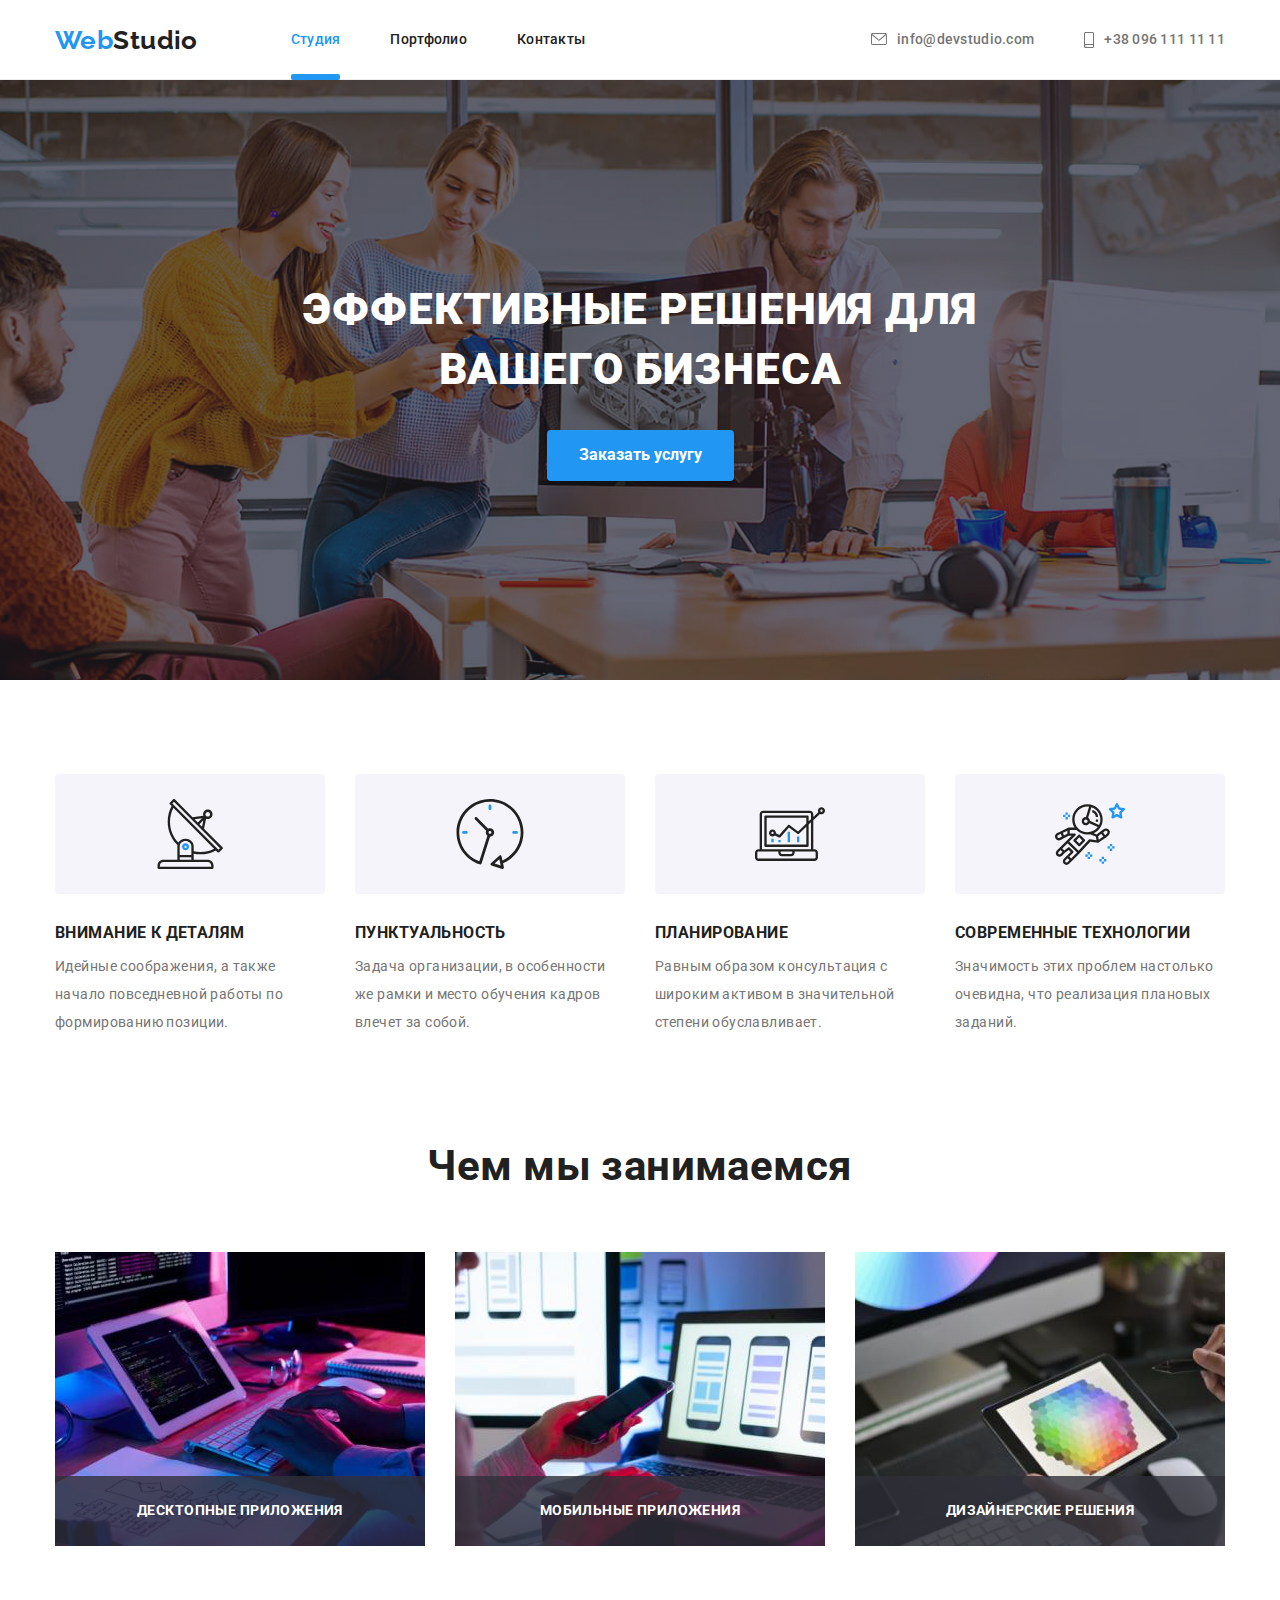
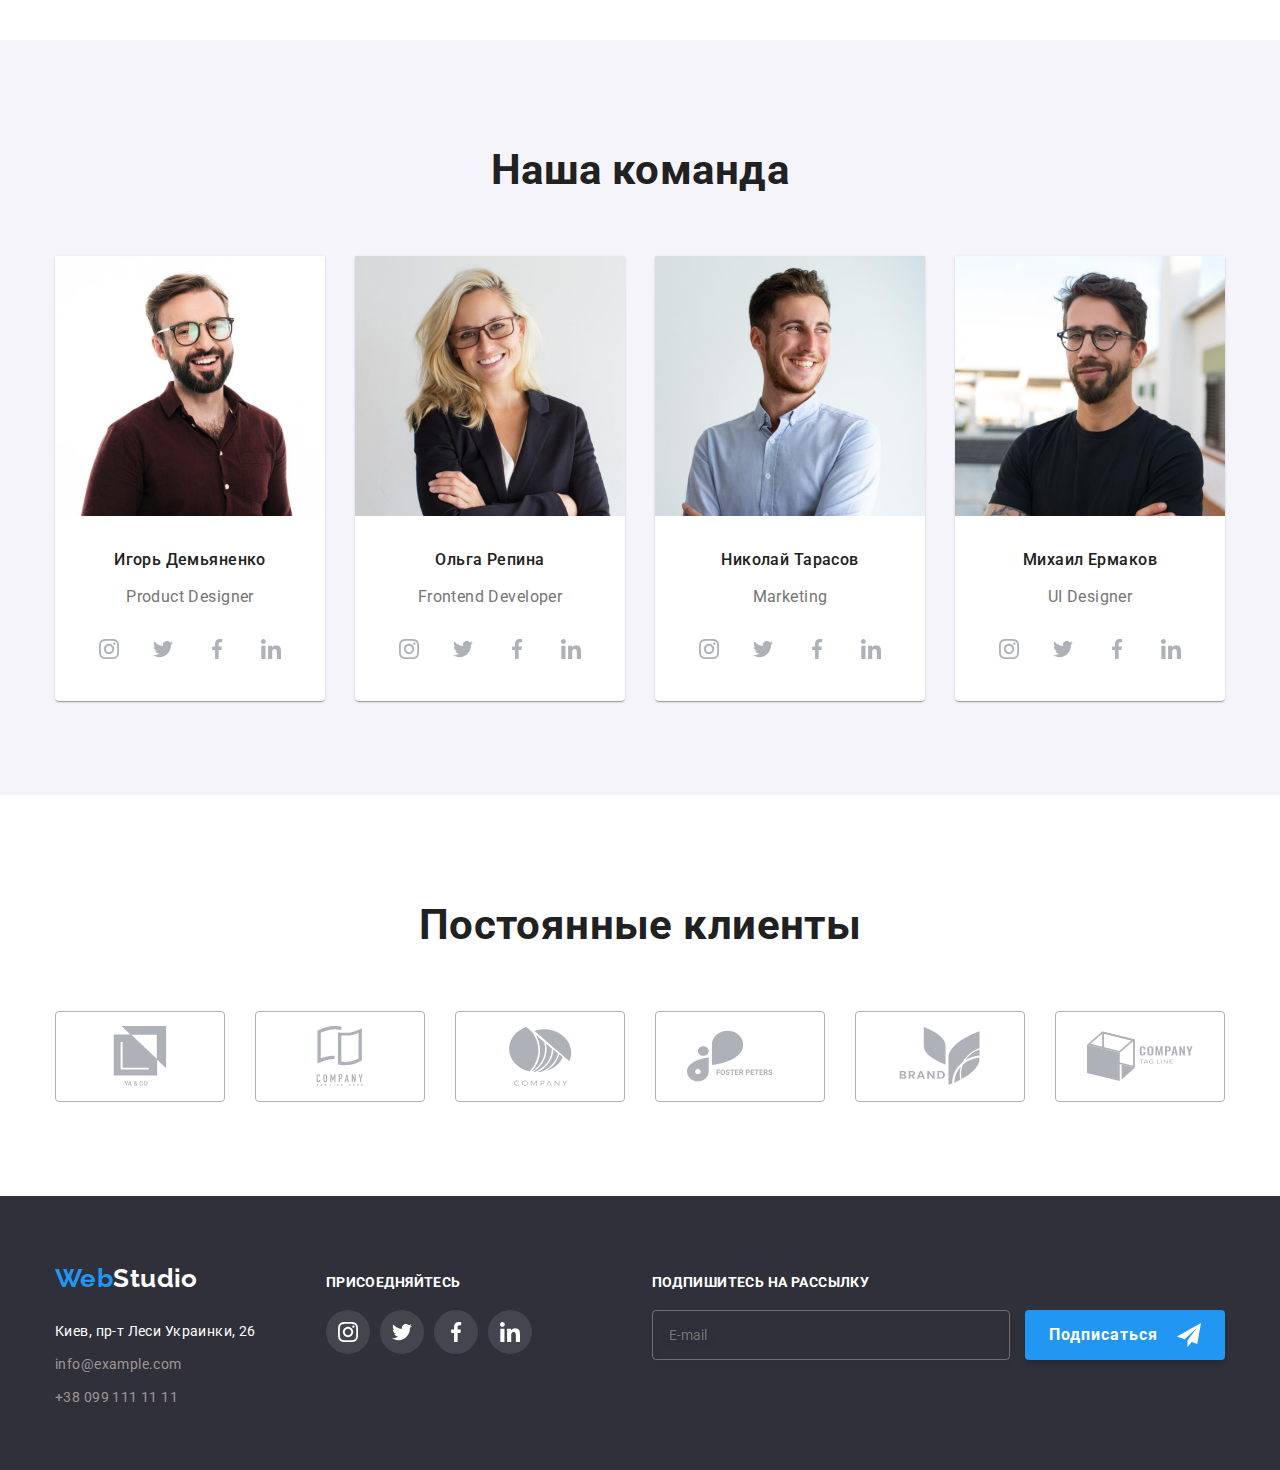
<file: index.html>
<!DOCTYPE html>
<html lang="ru">

<head>
  <meta charset="UTF-8" />
  <meta http-equiv="X-UA-Compatible" content="IE=edge" />
  <meta name="viewport" content="width=device-width, initial-scale=1.0" />
  <title>Document</title>
  <link rel="preconnect" href="https://fonts.googleapis.com" />
  <link rel="preconnect" href="https://fonts.gstatic.com" crossorigin />
  <link href="https://fonts.googleapis.com/css2?family=Raleway:wght@700&family=Roboto:wght@400;500;700&display=swap"
    rel="stylesheet" />
  <link rel="stylesheet" href="./css/modern-normalize.css" />
  <link rel="stylesheet" href="./css/styles.css" />
</head>

<body>
  <!--хедер-->

  <header class="header">
    <div class="container-header container">
      <nav class="header-nav">
        <a href="./index.html" class="logo link">Web<span class="accent">Studio</span></a>
        <ul class="site-nav list">
          <li class="item">
            <a href="./index.html" class="link current">Студия</a>
          </li>
          <li class="item">
            <a href="./portfolio.html" class="link">Портфолио</a>
          </li>
          <li class="item"><a href="" class="link">Контакты</a></li>
        </ul>
      </nav>
      <ul class="contact list">
        <li class="item">
          <a href="mailto:info@example.com" class="link"><svg class="envelope">
              <use href="./images/icons.svg/symbol-defs.svg#icon-envelope-1"></use>
            </svg>info@devstudio.com</a>
        </li>
        <li class="item">
          <a href="tel:+380961111111" class="link"><svg class="smartphone">
              <use href="./images/icons.svg/symbol-defs.svg#icon-smartphone"></use>
            </svg>+38 096 111 11 11</a>
        </li>
      </ul>
    </div>
  </header>
  <main>
    <!-- Герой -->

    <section class="hero-text overlay">
      <div class="container">
        <h1 class="text">
          Эффективные решения для <br />
          вашего бизнеса
        </h1>
        <button data-modal-open type="button" class="button">
          Заказать услугу
        </button>
      </div>
    </section>
    <!-- особеннности -->
    <section class="section">
      <div class="container">
        <h2 class="hidden">особенности</h2>
        <ul class="card-set-list list">
          <li class="features-item">
            <div class="features-svg-bg">
              <svg class="feachers-svg">
                <use href="./images/icons.svg/symbol-defs.svg#icon-antenna"></use>
              </svg>
            </div>
            <h3 class="title">Внимание к деталям</h3>
            <p class="text">
              Идейные соображения, а также начало повседневной работы по
              формированию позиции.
            </p>
          </li>
          <li class="features-item">
            <div class="features-svg-bg">
              <svg class="feachers-svg">
                <use href="./images/icons.svg/symbol-defs.svg#icon-clock"></use>
              </svg>
            </div>
            <h3 class="title">Пунктуальность</h3>
            <p class="text">
              Задача организации, в особенности же рамки и место обучения
              кадров влечет за собой.
            </p>
          </li>
          <li class="features-item">
            <div class="features-svg-bg">
              <svg class="feachers-svg">
                <use href="./images/icons.svg/symbol-defs.svg#icon-diagram"></use>
              </svg>
            </div>
            <h3 class="title">Планирование</h3>
            <p class="text">
              Равным образом консультация с широким активом в значительной
              степени обуславливает.
            </p>
          </li>
          <li class="features-item">
            <div class="features-svg-bg">
              <svg class="feachers-svg">
                <use href="./images/icons.svg/symbol-defs.svg#icon-astronaut"></use>
              </svg>
            </div>
            <h3 class="title">Современные технологии</h3>
            <p class="text">
              Значимость этих проблем настолько очевидна, что реализация
              плановых заданий.
            </p>
          </li>
        </ul>
      </div>
    </section>

    <!--Чем мы занимаемся -->

    <section class="section work">
      <div class="container">
        <h2 class="subject">Чем мы занимаемся</h2>
        <ul class="card-set-list list">
          <li class="work-item">
            <img src="./images/stydea/we_works1.jpg" alt="пишет код" width="370" />
            <p class="work-text text">Десктопные приложения</p>
          </li>
          <li class="work-item">
            <img src="./images/stydea/we_works2.jpg" alt="создает мобильную версию сайта" width="370" />
            <p class="work-text text">Мобильные приложения</p>
          </li>
          <li class="work-item">
            <img src="./images/stydea/we_works3.jpg" alt="цветовая палитра" width="370" />
            <p class="work-text text">Дизайнерские решения</p>
          </li>
        </ul>
      </div>
    </section>

    <!--Наша команда-->

    <section class="box section">
      <div class="container">
        <h2 class="box-caption">Наша команда</h2>
        <ul class="card-set-list list">
          <li class="box-item">
            <img class="img" src="./images/stydea/egor.jpg" alt="Игорь Демьяненко" width="270" />
            <h3 class="master">Игорь Демьяненко</h3>
            <p lang="en" class="desc">Product Designer</p>
            <ul class="box-join list">
              <li class="box-join-list">
                <a href="" target="blank" rel="noopener noreferrer" class="link"><svg class="box-svg">
                    <use href="./images/icons.svg/symbol-defs.svg#icon-instagram"></use>
                  </svg></a>
              </li>
              <li class="box-join-list">
                <a href="" target="blank" rel="noopener noreferrer" class="link"><svg class="box-svg">
                    <use href="./images/icons.svg/symbol-defs.svg#icon-twitter"></use>
                  </svg></a>
              </li>
              <li class="box-join-list">
                <a href="" target="blank" rel="noopener noreferrer" class="link"><svg class="box-svg">
                    <use href="./images/icons.svg/symbol-defs.svg#icon-facebook"></use>
                  </svg></a>
              </li>
              <li class="box-join-list">
                <a href="" target="blank" rel="noopener noreferrer" class="link"><svg class="box-svg">
                    <use href="./images/icons.svg/symbol-defs.svg#icon-linkedin"></use>
                  </svg></a>
              </li>
            </ul>
          </li>
          <li class="box-item">
            <img class="img" src="./images/stydea/olga.jpg" alt="Ольга Репина" width="270" />
            <h3 class="master">Ольга Репина</h3>
            <p lang="en" class="desc">Frontend Developer</p>
            <ul class="box-join list">
              <li class="box-join-list">
                <a href="" target="blank" rel="noopener noreferrer" class="link"><svg class="box-svg">
                    <use href="./images/icons.svg/symbol-defs.svg#icon-instagram"></use>
                  </svg></a>
              </li>
              <li class="box-join-list">
                <a href="" target="blank" rel="noopener noreferrer" class="link"><svg class="box-svg">
                    <use href="./images/icons.svg/symbol-defs.svg#icon-twitter"></use>
                  </svg></a>
              </li>
              <li class="box-join-list">
                <a href="" target="blank" rel="noopener noreferrer" class="link"><svg class="box-svg">
                    <use href="./images/icons.svg/symbol-defs.svg#icon-facebook"></use>
                  </svg></a>
              </li>
              <li class="box-join-list">
                <a href="" target="blank" rel="noopener noreferrer" class="link"><svg class="box-svg">
                    <use href="./images/icons.svg/symbol-defs.svg#icon-linkedin"></use>
                  </svg></a>
              </li>
            </ul>
          </li>
          <li class="box-item">
            <img class="img" src="./images/stydea/nikolay.jpg" alt="Николай Тарасов" width="270" />
            <h3 class="master">Николай Тарасов</h3>
            <p lang="en" class="desc">Marketing</p>
            <ul class="box-join list">
              <li class="box-join-list">
                <a href="" target="blank" rel="noopener noreferrer" class="link"><svg class="box-svg">
                    <use href="./images/icons.svg/symbol-defs.svg#icon-instagram"></use>
                  </svg></a>
              </li>
              <li class="box-join-list">
                <a href="" target="blank" rel="noopener noreferrer" class="link"><svg class="box-svg">
                    <use href="./images/icons.svg/symbol-defs.svg#icon-twitter"></use>
                  </svg></a>
              </li>
              <li class="box-join-list">
                <a href="" target="blank" rel="noopener noreferrer" class="link"><svg class="box-svg">
                    <use href="./images/icons.svg/symbol-defs.svg#icon-facebook"></use>
                  </svg></a>
              </li>
              <li class="box-join-list">
                <a href="" target="blank" rel="noopener noreferrer" class="link"><svg class="box-svg">
                    <use href="./images/icons.svg/symbol-defs.svg#icon-linkedin"></use>
                  </svg></a>
              </li>
            </ul>
          </li>
          <li class="box-item">
            <img class="img" src="./images/stydea/mehael.jpg" alt="Михаил Ермаков" width="270" />
            <h3 class="master">Михаил Ермаков</h3>
            <p lang="en" class="desc">UI Designer</p>
            <ul class="box-join list">
              <li class="box-join-list">
                <a href="" target="blank" rel="noopener noreferrer" class="link"><svg class="box-svg">
                    <use href="./images/icons.svg/symbol-defs.svg#icon-instagram"></use>
                  </svg></a>
              </li>
              <li class="box-join-list">
                <a href="" target="blank" rel="noopener noreferrer" class="link"><svg class="box-svg">
                    <use href="./images/icons.svg/symbol-defs.svg#icon-twitter"></use>
                  </svg></a>
              </li>
              <li class="box-join-list">
                <a href="" target="blank" rel="noopener noreferrer" class="link"><svg class="box-svg">
                    <use href="./images/icons.svg/symbol-defs.svg#icon-facebook"></use>
                  </svg></a>
              </li>
              <li class="box-join-list">
                <a href="" target="blank" rel="noopener noreferrer" class="link"><svg class="box-svg">
                    <use href="./images/icons.svg/symbol-defs.svg#icon-linkedin"></use>
                  </svg></a>
              </li>
            </ul>
          </li>
        </ul>
      </div>
    </section>

    <!--постоянные клиенты-->

    <section class="container section">
      <h2 class="box-caption">Постоянные клиенты</h2>
      <ul class="list clients">
        <li class="item">
          <a href="" target="blank" rel="noopener noreferrer" class="link clients-svg-bg">
            <svg class="clients-list">
              <use href="./images/icons.svg/symbol-defs.svg#icon-group-1"></use>
            </svg></a>
        </li>
        <li class="item">
          <a href="" target="blank" rel="noopener noreferrer" class="link clients-svg-bg">
            <svg class="clients-list">
              <use href="./images/icons.svg/symbol-defs.svg#icon-group-2"></use>
            </svg></a>
        </li>
        <li class="item">
          <a href="" target="blank" rel="noopener noreferrer" class="link clients-svg-bg">
            <svg class="clients-list">
              <use href="./images/icons.svg/symbol-defs.svg#icon-group-3"></use>
            </svg></a>
        </li>
        <li class="item">
          <a href="" target="blank" rel="noopener noreferrer" class="link clients-svg-bg">
            <svg class="clients-list">
              <use href="./images/icons.svg/symbol-defs.svg#icon-group-4"></use>
            </svg></a>
        </li>
        <li class="item">
          <a href="" target="blank" rel="noopener noreferrer" class="link clients-svg-bg">
            <svg class="clients-list">
              <use href="./images/icons.svg/symbol-defs.svg#icon-group-5"></use>
            </svg></a>
        </li>
        <li class="item">
          <a href="" target="blank" rel="noopener noreferrer" class="link clients-svg-bg">
            <svg class="clients-list">
              <use href="./images/icons.svg/symbol-defs.svg#icon-group-6"></use>
            </svg></a>
        </li>
      </ul>
    </section>
  </main>

  <!--футер-->

  <footer class="footer">
    <div class="container">
      <div class="footer-box">
        <a href="./index.html" class="footer-logo">Web<span class="accent">Studio</span></a>
        <address class="address">
          <ul class="footer-contact list">
            <li class="item">
              <a href="" class="link-accent">Киев, пр-т Леси Украинки, 26</a>
            </li>
            <li class="item">
              <a href="mailto:info@example.com" class="link">info@example.com</a>
            </li>
            <li class="item">
              <a href="tel:+380991111111" class="link">+38 099 111 11 11</a>
            </li>
          </ul>
        </address>
      </div>
      <div class="footer-box">
        <h2 class="footer-text">присоедняйтесь</h2>
        <ul class="footer-join list">
          <li class="footer-join-list">
            <a href="" target="blank" class="footer-svg-bg link"><svg class="footer-svg">
                <use href="./images/icons.svg/symbol-defs.svg#icon-instagram" width="20" height="20"
                  class="footer-join-svg"></use>
              </svg></a>
          </li>
          <li class="footer-join-list">
            <a href="" target="blank" class="footer-svg-bg link"><svg class="footer-svg">
                <use href="./images/icons.svg/symbol-defs.svg#icon-twitter" width="20" height="20"
                  class="footer-join-svg"></use>
              </svg></a>
          </li>
          <li class="footer-join-list">
            <a href="" target="blank" class="footer-svg-bg link"><svg class="footer-svg">
                <use href="./images/icons.svg/symbol-defs.svg#icon-facebook" width="20" height="20"
                  class="footer-join-svg"></use>
              </svg></a>
          </li>
          <li class="footer-join-list">
            <a href="" target="blank" class="footer-svg-bg link"><svg class="footer-svg">
                <use href="./images/icons.svg/symbol-defs.svg#icon-linkedin" width="20" height="20"
                  class="footer-join-svg"></use>
              </svg></a>
          </li>
        </ul>
      </div>
      <div class="footer-box">
        <h2 class="footer-text">Подпишитесь на рассылку</h2>
        <form action="#">
          <input type="text" class="footer-input" name="footer-input" placeholder="E-mail">
          <button type="submit" class="footer-button">Подписаться <svg class="footer-icon-send">
              <use href="./images/icons.svg/symbol-defs.svg#icon-send"></use>
            </svg></button>
        </form>
      </div>
    </div>
  </footer>

  <div data-modal class="backdrop is-hidden">
    <div class="modal">
      <button data-modal-close type="button" class="backdrop-close">
        <svg class="backdrop-svg">
          <use href="./images/icons.svg/symbol-defs.svg#icon-close" width="30" height="30">
          </use>
        </svg>
      </button>
      <p class="modal-tetle-text">Оставьте свои данные, мы вам перезвоним</p>
      <form action="#">
        <div class="modal-div">
          <label for="user-nane" class="modal-label-text">Имя</label>
          <input type="text" class="modal-input" name="user-nane" id="user-nane" required />
          <svg class="modal-svg-name modal-svg">
            <use href="./images/icons.svg/symbol-defs.svg#icon-name"></use>
          </svg>
        </div>

        <div class="modal-div">
          <label for="user-tel" class="modal-label-text">Телефон</label>
          <input type="tel" class="modal-input" name="user-tel" id="user-tel" required minlength="10" maxlength="13" />
          <svg class="modal-svg-tel modal-svg">
            <use href="./images/icons.svg/symbol-defs.svg#icon-tel"></use>
          </svg>
        </div>

        <div class="modal-div">
          <label for="user-email" class="modal-label-text">Почта</label>
          <input type="email" class="modal-input" name="user-email" id="user-email" required />
          <svg class="modal-svg-mail modal-svg">
            <use href="./images/icons.svg/symbol-defs.svg#icon-mail"></use>
          </svg>
        </div>

        <label for="user-coments" class="modal-label-text">Комментарий</label>
        <textarea name="user-coments" id="user-coments" class="textarea" placeholder="Введите текст"></textarea>

        <label class="modal-label-checkbox">
          <input type="checkbox" name="checkbox" class="checkbox" required />
          <span class="checkbox-icon"></span>
          Соглашаюсь с рассылкой и принимаю
          <a href="" class="checkbox-accent">Условия договора</a>
        </label>

        <button type="submit" class="button-submit">Отправить</button>
      </form>
    </div>
  </div>

  <script src="./js/modal.js"></script>
</body>

</html>
</file>
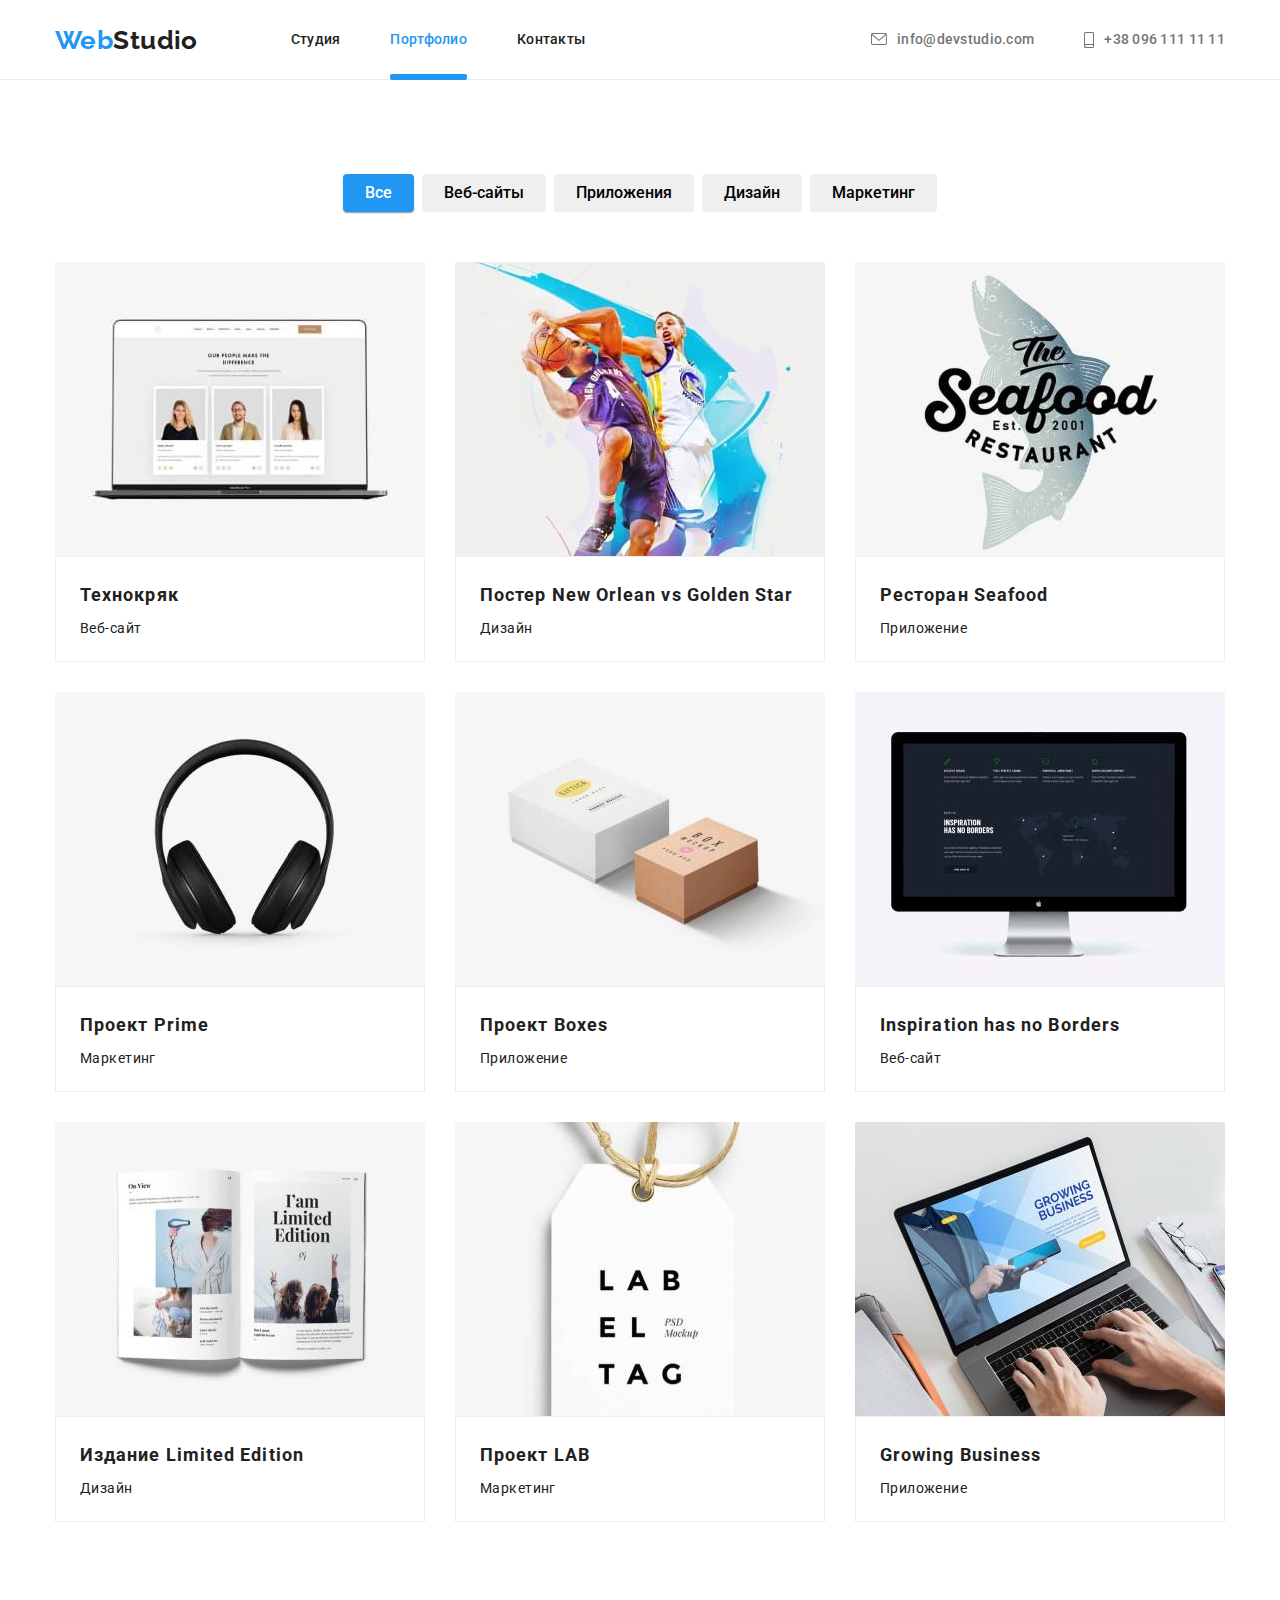
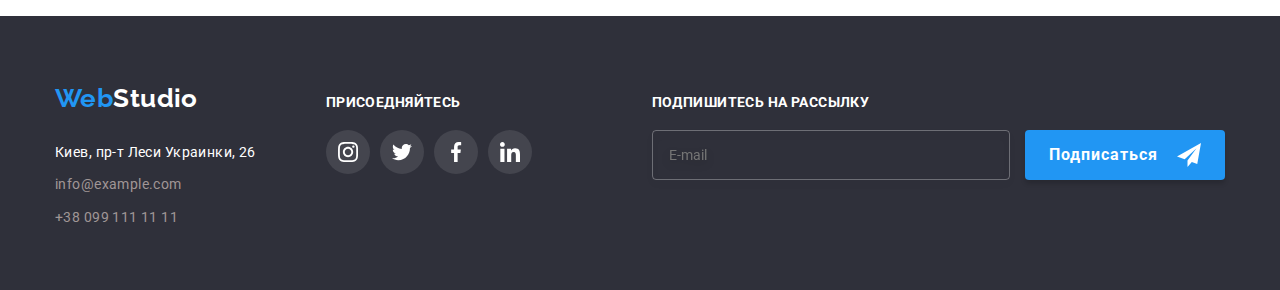
<file: portfolio.html>
<!DOCTYPE html>
<html lang="ru">

<head>
    <meta charset="UTF-8">
    <meta http-equiv="X-UA-Compatible" content="IE=edge">
    <meta name="viewport" content="width=device-width, initial-scale=1.0">
    <title>Document</title>
    <link rel="preconnect" href="https://fonts.googleapis.com">
    <link rel="preconnect" href="https://fonts.gstatic.com" crossorigin>
    <link href="https://fonts.googleapis.com/css2?family=Raleway:wght@700&family=Roboto:wght@400;500;700&display=swap"
        rel="stylesheet">
    <link rel="stylesheet" href="./css/modern-normalize.css">
    <link rel="stylesheet" href="./css/styles.css">
</head>

<body>
    <!--хедер-->
    <header class="header">
        <div class="container-header container">
            <nav class="header-nav">
                <a href="./index.html" class="logo link">Web<span class="accent">Studio</span></a>
                <ul class="site-nav list">
                    <li class="item"><a href="./index.html" class="link ">Студия</a></li>
                    <li class="item"><a href="./portfolio.html" class="link current">Портфолио</a></li>
                    <li class="item"><a href="" class="link">Контакты</a></li>
                </ul>
            </nav>
            <ul class="contact list">
                <li class="item"><a href="mailto:info@example.com" class="link"><svg class="envelope">
                            <use href="./images/icons.svg/symbol-defs.svg#icon-envelope-1">
                            </use>
                        </svg>info@devstudio.com</a></li>
                <li class="item"><a href="tel:+380961111111" class="link"><svg class="smartphone">
                            <use href="./images/icons.svg/symbol-defs.svg#icon-smartphone">
                            </use>
                        </svg>+38 096 111 11 11</a></li>
            </ul>
        </div>
    </header>
    <main>
        <h1 class="hidden">портфолио</h1>

        <section class="section ">
            <div class="container">
                <ul class="control list">
                    <li class="items">
                        <button type="button" class="button current">Все</button>
                    </li>
                    <li class="items">
                        <button type="button" class="button">Веб-сайты</button>
                    </li>
                    <li class="items">
                        <button type="button" class="button">Приложения</button>
                    </li>
                    <li class="items">
                        <button type="button" class="button">Дизайн</button>
                    </li>
                    <li class="items">
                        <button type="button" class="button">Маркетинг</button>
                    </li>
                </ul>


                <h2 class="hidden">проекты</h2>
                <ul class="card-set-list list">
                    <li class="project-item">
                        <a class="link" href="">
                            <div class="project-div">
                                <img src="./images/portfolio/img1.jpg" alt="пример веб-сайт" width="370" height="294">
                                <p class="project-hover-text">Технокряк это современная площадка распространения
                                    коронавируса. Компании используют эту платформу для цифрового шпионажа и атак на
                                    защищённые сервера конкурентов.</p>
                            </div>
                            <div class="project-text-bottom">
                                <h3 class="project-title">Технокряк</h3>
                                <p class="desk">Веб-сайт</p>
                            </div>
                        </a>
                    </li>
                    <li class="project-item">
                        <a class="link" href="">
                            <div class="project-div">
                                <img src="./images/portfolio/img2.jpg" alt="пример дизайн" width="370" height="294">
                                <p class="project-hover-text">Технокряк это современная площадка распространения
                                    коронавируса. Компании используют эту платформу для цифрового шпионажа и атак на
                                    защищённые сервера конкурентов.</p>
                            </div>
                            <div class="project-text-bottom">
                                <h3 class="project-title">Постер New Orlean vs Golden Star</h3>
                                <p class="desk">Дизайн</p>
                            </div>
                        </a>
                    </li>
                    <li class="project-item">
                        <a class="link" href="">
                            <div class="project-div">
                                <img src="./images/portfolio/img3.jpg" alt="пример Приложение" width="370" height="294">
                                <p class="project-hover-text">Технокряк это современная площадка распространения
                                    коронавируса. Компании используют эту платформу для цифрового шпионажа и атак на
                                    защищённые сервера конкурентов.</p>
                            </div>
                            <div class="project-text-bottom">
                                <h3 class="project-title">Ресторан Seafood</h3>
                                <p class="desk">Приложение</p>
                            </div>
                        </a>
                    </li>
                    <li class="project-item">
                        <a class="link" href="">
                            <div class="project-div">
                                <img src="./images/portfolio/img4.jpg" alt="пример Маркетинг" width="370" height="294">
                                <p class="project-hover-text">Технокряк это современная площадка распространения
                                    коронавируса. Компании используют эту платформу для цифрового шпионажа и атак на
                                    защищённые сервера конкурентов.</p>
                            </div>
                            <div class="project-text-bottom">
                                <h3 class="project-title">Проект Prime</h3>
                                <p class="desk">Маркетинг</p>
                            </div>
                        </a>
                    </li>
                    <li class="project-item">
                        <a class="link" href="">
                            <div class="project-div">
                                <img src="./images/portfolio/img5.jpg" alt="пример Приложение" width="370" height="294">
                                <p class="project-hover-text">Технокряк это современная площадка распространения
                                    коронавируса. Компании используют эту платформу для цифрового шпионажа и атак на
                                    защищённые сервера конкурентов.</p>
                            </div>
                            <div class="project-text-bottom">
                                <h3 class="project-title">Проект Boxes </h3>
                                <p class="desk">Приложение</p>
                            </div>
                        </a>
                    </li>
                    <li class="project-item">
                        <a class="link" href="">
                            <div class="project-div">
                                <img src="./images/portfolio/img6.jpg" alt="пример Веб-сайт" width="370" height="294">
                                <p class="project-hover-text">Технокряк это современная площадка распространения
                                    коронавируса. Компании используют эту платформу для цифрового шпионажа и атак на
                                    защищённые сервера конкурентов.</p>
                            </div>
                            <div class="project-text-bottom">
                                <h3 class="project-title">Inspiration has no Borders</h3>
                                <p class="desk">Веб-сайт</p>
                            </div>
                        </a>
                    </li>
                    <li class="project-item">
                        <a class="link" href="">
                            <div class="project-div">
                                <img src="./images/portfolio/img7.jpg" alt="пример Дизайн" width="370" height="294">
                                <p class="project-hover-text">Технокряк это современная площадка распространения
                                    коронавируса. Компании используют эту платформу для цифрового шпионажа и атак на
                                    защищённые сервера конкурентов.</p>
                            </div>
                            <div class="project-text-bottom">
                                <h3 class="project-title">Издание Limited Edition</h3>
                                <p class="desk">Дизайн</p>
                            </div>
                        </a>
                    </li>
                    <li class="project-item">
                        <a class="link" href="">
                            <div class="project-div">
                                <img src="./images/portfolio/img8.jpg" alt="пример Маркетинг" width="370" height="294">
                                <p class="project-hover-text">Технокряк это современная площадка распространения
                                    коронавируса. Компании используют эту платформу для цифрового шпионажа и атак на
                                    защищённые сервера конкурентов.</p>
                            </div>
                            <div class="project-text-bottom">
                                <h3 class="project-title">Проект LAB</h3>
                                <p class="desk">Маркетинг</p>
                            </div>
                        </a>
                    </li>
                    <li class="project-item">
                        <a class="link" href="">
                            <div class="project-div">
                                <img src="./images/portfolio/img9.jpg" alt="пример Приложение" width="370" height="294">
                                <p class="project-hover-text">Технокряк это современная площадка распространения
                                    коронавируса. Компании используют эту платформу для цифрового шпионажа и атак на
                                    защищённые сервера конкурентов.</p>
                            </div>
                            <div class="project-text-bottom">
                                <h3 class="project-title">Growing Business</h3>
                                <p class="desk">Приложение</p>
                            </div>
                        </a>
                    </li>
                </ul>
            </div>
        </section>
    </main>


    <!--футер-->
    <footer class="footer">
        <div class="container">
            <div class="footer-box">
                <a href="./index.html" class="footer-logo">Web<span class="accent">Studio</span></a>
                <address class="address">
                    <ul class="footer-contact list">
                        <li class="item">
                            <a href="" class="link-accent">Киев, пр-т Леси Украинки, 26</a>
                        </li>
                        <li class="item">
                            <a href="mailto:info@example.com" class="link">info@example.com</a>
                        </li>
                        <li class="item">
                            <a href="tel:+380991111111" class="link">+38 099 111 11 11</a>
                        </li>
                    </ul>
                </address>
            </div>
            <div class="footer-box">
                <h2 class="footer-text">присоедняйтесь</h2>
                <ul class="footer-join list">
                    <li class="footer-join-list">
                        <a href="" target="blank" class="footer-svg-bg link"><svg class="footer-svg">
                                <use href="./images/icons.svg/symbol-defs.svg#icon-instagram" width="20" height="20"
                                    class="footer-join-svg"></use>
                            </svg></a>
                    </li>
                    <li class="footer-join-list">
                        <a href="" target="blank" class="footer-svg-bg link"><svg class="footer-svg">
                                <use href="./images/icons.svg/symbol-defs.svg#icon-twitter" width="20" height="20"
                                    class="footer-join-svg"></use>
                            </svg></a>
                    </li>
                    <li class="footer-join-list">
                        <a href="" target="blank" class="footer-svg-bg link"><svg class="footer-svg">
                                <use href="./images/icons.svg/symbol-defs.svg#icon-facebook" width="20" height="20"
                                    class="footer-join-svg"></use>
                            </svg></a>
                    </li>
                    <li class="footer-join-list">
                        <a href="" target="blank" class="footer-svg-bg link"><svg class="footer-svg">
                                <use href="./images/icons.svg/symbol-defs.svg#icon-linkedin" width="20" height="20"
                                    class="footer-join-svg"></use>
                            </svg></a>
                    </li>
                </ul>
            </div>
            <div class="footer-box">
                <h2 class="footer-text">Подпишитесь на рассылку</h2>
                <input type="text" class="footer-input" name="footer-input" placeholder="E-mail">
                <button type="submit" class="footer-button">Подписаться <svg class="footer-icon-send">
                        <use href="./images/icons.svg/symbol-defs.svg#icon-send"></use>
                    </svg></button>


            </div>
        </div>
    </footer>
</body>

</html>
</file>
<file: css/styles.css>
:root {
  --primary-text-color: #757575;
  --title-text-color: #212121;
  --hiro-text-buck-color: #2f303a;
  --accent-color: #2196f3;
  --modal-input: rgba(33, 150, 243, 1);
  --modal-svg: rgba(33, 33, 33, 1);
  --primary-white-color: #ffffff;
  --footer-contact-color: rgb(160, 150, 150);
  --footer-buck-color: #2f303a;
  --box-buck-color: #f5f4fa;
  --border: #ececec;
  --border-projecc: #eeeeee;
  --linear-gradient: rgba(47, 48, 58, 0.4);
  --footer-svg: rgba(255, 255, 255, 0.1);
  --box-svg: #afb1b8;
  --button-submit: #188ce8;
  --backdrop-rgba: rgba(0, 0, 0, 0.2);
  --work-rgba: rgba(47, 48, 58, 0.8);
  --modal-input-border: rgba(33, 33, 33, 0.2);
  --modal-label-text: rgba(117, 117, 117, 1);
  --footer-input-border: rgba(255, 255, 255, 0.3);

  --button-submit-shadow: 0px 4px 4px rgba(0, 0, 0, 0.15);
  --project-shadow: 0px 1px 1px rgba(0, 0, 0, 0.12),
    0px 4px 4px rgba(0, 0, 0, 0.06), 1px 4px 6px rgba(0, 0, 0, 0.16);
  --card-shadow: 0px 2px 1px -1px rgba(0, 0, 0, 0.2),
    0px 1px 1px 0px rgba(0, 0, 0, 0.14), 0px 1px 3px 0px rgba(0, 0, 0, 0.12);
  --box-shadow: 0px 4px 4px rgba(0, 0, 0, 0.15);
  --card-set-gap: 30px;
}

html {
  box-sizing: border-box;
}
*,
*::after,
*::before {
  box-sizing: inherit;
}
/* Стили для обнуления верхних отступов у элементов */
h1,
h2,
h3,
h4,
h5,
h6,
p {
  margin-top: 0;
}
p:last-child {
  margin-bottom: 0;
}

/* Класс для обнуления базовых свойств у списков (ul) */
.list {
  list-style: none;
  padding-left: 0;
  margin: 0;
}
/* Класс для обнуления базовых свойств у ссылок */
.link {
  text-decoration: none;
  color: inherit;
}
/* Свойства для корректного отображения картинок */
img {
  display: block;
  max-width: 100%;
  height: auto;
}
/* Свойства для обнуления курсива у address */

address {
  font-style: normal;
}

button {
  cursor: pointer;
}

textarea {
  resize: none;
}
body {
  font-family: 'Roboto', sans-serif;
  color: var(--title-text-color);
  font-size: 14px;
  font-style: normal;
  font-weight: 400;
  line-height: 1.71;
  letter-spacing: 0.03em;
}

.hidden {
  position: absolute;
  width: 1px;
  height: 1px;
  margin: -1px;
  padding: 0;
  overflow: hidden;
  border: 0;
  clip: rect(0 0 0 0);
}

.container {
  width: 1200px;
  padding-right: 15px;
  padding-left: 15px;
  margin-left: auto;
  margin-right: auto;
}
/* Site nav */
.header {
  line-height: 1.19%;
  border-bottom: 1px solid var(--border);
}
.header-nav {
  display: flex;
  align-items: center;
}

.container-header {
  display: flex;
  align-items: center;
}

.logo {
  font-family: raleway;
  font-size: 26px;
  font-weight: 700;
  color: var(--accent-color);
}
.logo .accent {
  color: var(--title-text-color);
}

.site-nav {
  display: flex;
  line-height: 110%;
  letter-spacing: 0.02em;
  margin-left: 93px;
}

.site-nav .item + .item {
  margin-left: 50px;
}

.site-nav .link {
  position: relative;
  display: block;
  padding-top: 32px;
  padding-bottom: 32px;
  color: var(--title-text-color);
  font-weight: 500;

  transition: color 250ms cubic-bezier(0.4, 0, 0.2, 1);
}

.site-nav .link.current {
  color: var(--accent-color);
}

.site-nav .link.current:before {
  position: absolute;
  content: '';
  border-radius: 2px;
  width: 100%;
  height: 4px;
  background-color: var(--accent-color);
  border-style: solid;
  border-color: var(--accent-color);
  bottom: -1px;
  left: 0;
}

.contact {
  display: flex;
  margin-left: auto;
  fill: var(--primary-text-color);
  color: var(--primary-text-color);
}

.site-nav .link:hover,
.site-nav .link:focus,
.contact .link:hover,
.contact .link:focus {
  color: var(--accent-color);
}

.contact .envelope {
  width: 16px;
  height: 12px;
  margin-right: 10px;
  fill: currentColor;
}

.contact .smartphone {
  width: 10px;
  height: 16px;
  margin-right: 10px;
  fill: currentColor;
}

.contact .item + .item {
  margin-left: 50px;
}

.contact .link {
  font-weight: 500;
  line-height: 110%;
  letter-spacing: 0.02em;
  display: flex;
  align-items: center;

  transition: color 250ms cubic-bezier(0.4, 0, 0.2, 1);
}

.hero-text {
  padding-top: 200px;
  padding-bottom: 200px;
  text-transform: uppercase;
  background-color: var(--hiro-text-buck-color);
  letter-spacing: 0.06em;
  text-align: center;
}

.overlay {
  max-width: 1600px;
  height: 600px;
  margin-left: auto;
  margin-right: auto;
  background-image: linear-gradient(
      to right,
      var(--linear-gradient),
      var(--linear-gradient)
    ),
    url(../images/icons.svg/Img.jpg);
  background-size: cover;
  background-repeat: no-repeat;
  background-position: center;
}

.hero-text .text {
  margin-bottom: 30px;
  color: var(--primary-white-color);
  font-size: 44px;
  font-weight: 900;
  line-height: 136%;
}

.hero-text .button {
  border-radius: 4px;
  padding-left: 32px;
  padding-right: 32px;
  padding-top: 10px;
  padding-bottom: 10px;

  border: none;

  color: var(--primary-white-color);
  background-color: var(--accent-color);
  font-size: 16px;
  font-weight: 700;
  line-height: 190%;
  box-shadow: var(--box-shadow);
}

.hero-text .button:hover,
.hero-text .button:focus {
  background-color: var(--button-submit);
}

.control {
  justify-content: center;
  display: flex;

  margin-bottom: 50px;
  line-height: 160%;
}

.control .button.current {
  color: var(--primary-white-color);
  background-color: var(--accent-color);
  box-shadow: var(--card-shadow);
}

.control .items:not(:last-child) {
  margin-right: 8px;
  align-items: center;
}
.control .button {
  align-items: center;
  padding-left: 22px;
  padding-right: 22px;
  padding-top: 6px;
  padding-bottom: 6px;
  line-height: 1.62;
  font-size: 16px;
  font-weight: 500;
  cursor: pointer;
  border: none;
  border-radius: 4px;

  transition: color 250ms cubic-bezier(0.4, 0, 0.2, 1),
    background-color 250ms cubic-bezier(0.4, 0, 0.2, 1),
    box-shadow 250ms cubic-bezier(0.4, 0, 0.2, 1);
}

.control .button:hover,
.control .button:focus {
  color: var(--primary-white-color);
  background-color: var(--accent-color);
  box-shadow: var(--card-shadow);
}

.project-item {
  flex-basis: calc(100% / 3 - 30px);
  margin-top: 30px;
  margin-left: 30px;
}

.project-div {
  position: relative;
  overflow: hidden;
}

.project-hover-text {
  position: absolute;
  transform: translateY(100%);
  opacity: 0;
  top: 0;
  left: 0;
  width: 100%;
  height: 100%;

  padding: 63px 24px;

  font-size: 18px;
  line-height: 156%;
  letter-spacing: 0.03em;
  color: var(--primary-white-color);
  background-color: rgba(33, 150, 243, 0.9);

  transition: transform 250ms cubic-bezier(0.4, 0, 0.2, 1),
    opasity 250ms cubic-bezier(0.4, 0, 0.2, 1);
}

.project-item .link:focus .project-hover-text,
.project-item .link:hover .project-hover-text {
  transform: translateY(0);
  opacity: 1;
}

.project-item .link {
  display: block;
  outline: none;

  transition: box-shadow 250ms cubic-bezier(0.4, 0, 0.2, 1);
}

.project-item .link:hover,
.project-item .link:focus {
  box-shadow: var(--project-shadow);
}

.project-title {
  font-size: 18px;
  color: var(--title-text-color);
  font-weight: 700;
  line-height: 200%;
  letter-spacing: 0.06em;
  margin-bottom: 4px;
}

.project-text-bottom {
  padding-top: 20px;
  padding-bottom: 20px;
  padding-left: 24px;
  padding-right: 24px;

  border: 1px solid;
  border-color: var(--border-projecc);
}

.card-set .desk {
  font-size: 16px;
  color: var(--primary-text-color);
  font-weight: 400;
  line-height: 190%;
  margin-bottom: 0px;
}

/* особенности*/

.features-item {
  flex-basis: calc(100% / 4 - 30px);
  margin-left: 30px;
  margin-top: 30px;
}

.features-svg-bg {
  display: flex;
  align-items: center;
  justify-content: center;
  height: 120px;
  background-color: var(--box-buck-color);
  border-radius: 4px;
  margin-bottom: 30px;
}

.feachers-svg {
  padding: 0;

  width: 70px;
  height: 70px;
}

.features-item .title {
  margin-bottom: 10px;
  line-height: 110%;
  text-transform: uppercase;
}

.features-item .text {
  line-height: 200%;
  color: var(--primary-text-color);
}

/*  Чем мы занимаемся */

.section {
  padding-bottom: 94px;
  padding-top: 94px;
}

.work {
  padding-top: 0px;
}

.work-item {
  position: relative;
  flex-basis: calc(100% / 3 - 30px);
  margin-left: 30px;
  margin-top: 30px;
  display: block;
  max-width: 100%;
  height: auto;
}

.work-text {
  position: absolute;
  display: flex;
  align-items: center;
  justify-content: center;
  bottom: 0px;
  left: 50%;
  transform: translate(-50%);

  font-weight: bold;
  line-height: 1.14;
  text-transform: uppercase;
  color: var(--primary-white-color);
  width: 100%;
  height: 70px;
  background-color: var(--work-rgba);
}
.card-set-list {
  display: flex;
  flex-wrap: wrap;

  margin-top: calc(-1 * var(--card-set-gap));
  margin-left: calc(-1 * var(--card-set-gap));
}

.subject {
  text-align: center;
  margin-bottom: 50px;
  font-size: 42px;
  color: var(--title-text-color);
  font-weight: 700;
}

/* Наша команда*/

.box {
  background-color: var(--box-buck-color);
}

.box-caption {
  margin-bottom: 50px;
  text-align: center;
  font-size: 42px;
  font-weight: 700;
}

.box-item {
  padding-bottom: 30px;
  flex-basis: calc(100% / 4 - 30px);
  margin-top: 30px;
  margin-left: 30px;

  border-radius: 0px 0px 4px 4px;
  box-shadow: var(--card-shadow);
  margin-top: var(--card-set-gap);
  margin-left: var(--card-set-gap);

  background-color: var(--primary-white-color);
}

.box-item .img {
  margin-bottom: 30px;
}

.box-item .master {
  margin-bottom: 10px;
  text-align: center;
  font-size: 16px;
  font-weight: 500;
}

.box-item .desc {
  text-align: center;
  font-size: 16px;
  color: var(--primary-text-color);
}

.box-join .link {
  display: flex;
  align-items: center;
  justify-content: center;
  fill: var(--box-svg);
  background-color: var(--primary-white-color);
  border-radius: 50%;
  width: 44px;
  height: 44px;

  transition: background-color 250ms cubic-bezier(0.4, 0, 0.2, 1),
    fill 250ms cubic-bezier(0.4, 0, 0.2, 1);
}

.box-svg {
  display: flex;
  cursor: pointer;
  width: 20px;
  height: 20px;
}

.box-join .link:hover,
.box-join .link:focus {
  background-color: var(--accent-color);
  fill: var(--primary-white-color);
}

.box-join {
  display: flex;
  flex-wrap: wrap;
  justify-content: center;

  width: 270px;
}

.box-join-list:not(:last-child) {
  margin-right: 10px;
}

/* постоянные клиенты */

.clients {
  display: flex;
}

.clients .item + .item {
  margin-left: 30px;
}

.clients-list {
  width: 106px;
  height: 60px;
}

.clients-svg-bg {
  display: flex;
  align-items: center;
  justify-content: center;

  cursor: pointer;
  width: 170px;
  height: 91px;
  fill: var(--box-svg);
  border-radius: 4px;
  border: 1px solid var(--box-svg);

  transition: border 250ms cubic-bezier(0.4, 0, 0.2, 1),
    fill 250ms cubic-bezier(0.4, 0, 0.2, 1);
}

.clients-svg-bg:hover,
.clients-svg-bg:focus {
  border: 1px solid var(--accent-color);
  fill: var(--accent-color);
}

/* footer */

.footer {
  padding-top: 60px;
  padding-bottom: 60px;
  background: var(--footer-buck-color);
}

.footer .container {
  display: flex;
  align-items: baseline;
}

.footer-box:not(:last-child) {
  margin-right: 70px;
}

.footer-box:last-child {
  margin-left: auto;
}

.footer-contact .item:not(:last-child) {
  margin-bottom: 9px;
}

.footer-contact {
  padding-left: 0px;
}
.footer-logo {
  display: block;
  margin-bottom: 20px;
  font-family: raleway;
  font-size: 26px;
  font-weight: 700;
  text-decoration: none;
  color: var(--accent-color);
  font-size: 26px;
}
.footer-logo .accent {
  color: var(--primary-white-color);
}

.footer-contact {
  text-decoration: none;
  line-height: 171%;
  /* or 171% */
  letter-spacing: 0.03em;
  color: var(--primary-white-color);
  font-style: normal;
}

.footer-contact .link:hover,
.footer-contact .link:focus {
  color: var(--accent-color);
}

.footer-contact .link {
  text-decoration: none;
  color: var(--footer-contact-color);
}

.footer-contact .link-accent {
  text-decoration: none;
  color: var(--primary-white-color);
}

.footer-text {
  font-size: 14px;
  line-height: 16px;
  text-transform: uppercase;
  color: var(--primary-white-color);
  margin-bottom: 20px;
}

.footer-svg-bg {
  display: flex;
  align-items: center;
  justify-content: center;

  cursor: pointer;
  width: 44px;
  height: 44px;
  background-color: var(--footer-svg);
  border-radius: 50%;

  transition: background-color 250ms cubic-bezier(0.4, 0, 0.2, 1);
}

.footer-join-list + .footer-join-list {
  margin-left: 10px;
}

.footer-svg {
  width: 20px;
  height: 20px;
}

.footer-svg-bg:hover,
.footer-svg-bg:focus {
  background-color: var(--accent-color);
}

.footer-join {
  display: flex;
  flex-wrap: wrap;
}

.footer-join-svg {
  fill: var(--primary-white-color);
  width: 20px;
  height: 20px;
}

.footer-input {
  cursor: pointer;
  margin-right: 12px;
  padding-left: 16px;
  padding-right: 16px;
  padding-top: 15px;
  padding-bottom: 15px;
  height: 50px;
  width: 358px;
  background-color: transparent;
  border: 1px solid var(--footer-input-border);
  box-sizing: border-box;
  filter: drop-shadow(var(--button-submit-shadow));
  border-radius: 4px;
  color: var(--primary-white-color);
}

.footer-button {
  display: inline-flex;
  align-items: center;
  justify-content: space-evenly;
  width: 200px;
  height: 50px;
  background: var(--accent-color);
  box-shadow: var(--button-submit-shadow);
  border-radius: 4px;
  border: none;
  color: var(--primary-white-color);

  font-weight: bold;
  font-size: 16px;
  letter-spacing: 0.06em;
}

.footer-button:hover,
.footer-button:focus {
  background-color: var(--button-submit);
}

.footer-icon-send {
  height: 24px;
  width: 24px;
}

.backdrop {
  position: fixed;
  opacity: 1;
  visibility: visible;
  top: 0;
  left: 0;
  height: 100%;
  width: 100%;
  background-color: var(--backdrop-rgba);
  transition: opacity 250ms cubic-bezier(0.4, 0, 0.2, 1),
    visibility 250ms cubic-bezier(0.4, 0, 0.2, 1);
}

.backdrop.is-hidden {
  opacity: 0;
  visibility: hidden;
  pointer-events: none;
}

.backdrop.is-hidden .modal {
  opacity: 1;
  transform: translate(-50%, -50%) scale(0);
}

.backdrop-svg {
  width: 30px;
  height: 30px;
}

.backdrop-close {
  position: absolute;
  cursor: pointer;
  height: 30px;
  border: none;
  background-color: var(--primary-white-color);
  padding: 0px;
  border-radius: 50%;
  top: 10px;
  right: 10px;
}

.backdrop-close:hover,
.backdrop-close:focus {
  fill: var(--modal-input);
}

.modal {
  position: absolute;

  top: 50%;
  left: 50%;
  transform: translate(-50%, -50%) scale(1);
  opacity: 1;

  width: 528px;
  min-height: 581px;
  padding: 40px;
  border-radius: 4px;
  background-color: var(--primary-white-color);
  transition: transform 250ms cubic-bezier(0.4, 0, 0.2, 1),
    opasity 250ms cubic-bezier(0.4, 0, 0.2, 1);
}

.modal-tetle-text {
  font-weight: bold;
  font-size: 20px;
  line-height: 23px;
  text-align: center;
  letter-spacing: 0.03em;
  margin-bottom: 12px;

  color: var(--modal-svg);
}

.modal-input {
  cursor: pointer;
  width: 100%;
  height: 40px;
  margin-bottom: 10px;
  padding-left: 42px;
  padding-right: 15px;
  padding-top: 12px;
  padding-bottom: 12px;
  border: 1px solid var(--modal-input-border);
  box-sizing: border-box;
  border-radius: 4px;
}

.modal-label-text {
  display: inline-flex;
  margin-bottom: 4px;
  font-size: 12px;
  letter-spacing: 0.01em;
  color: var(--modal-label-textr);
}

.textarea {
  cursor: pointer;
  display: block;
  margin-bottom: 20px;
  padding-left: 16px;
  padding-right: 16px;
  padding-top: 12px;
  padding-bottom: 12px;
  height: 120px;
  width: 100%;
  border: 1px solid var(--modal-input-border);
  box-sizing: border-box;
  border-radius: 4px;
}

.textarea:focus,
.textarea:hover {
  border: 1px solid var(--modal-input);
}

.modal .checkbox {
  position: absolute;

  width: 1px;
  height: 1px;
  margin: -1px;
  padding: 0;
  overflow: hidden;
  border: 0;
  clip: rect(0 0 0 0);
}

.modal-label-checkbox {
  display: flex;
  justify-content: center;
  align-items: center;
  margin-bottom: 30px;
}

.checkbox-icon {
  margin-right: 8px;
  width: 16px;
  height: 15px;
  border-radius: 2px;
  border: 2px solid var(--modal-svg);
}

.checkbox:checked + .checkbox-icon {
  border: none;
  background: var(--accent-color);
  background-image: url(../images/icons.svg/icon-check.svg);
  background-origin: border-box;
}

.checkbox:hover + .checkbox-icon,
.checkbox:focus + .checkbox-icon {
  border: 2px solid var(--modal-input);
}

.modal .checkbox-accent {
  color: var(--modal-input);
  margin-left: 4px;
}

.modal .button-submit {
  padding-top: 10px;
  padding-bottom: 10px;
  padding-left: 55px;
  padding-right: 55px;
  margin-left: auto;
  margin-right: auto;
  font-weight: bold;
  font-size: 16px;
  line-height: 30px;
  /* identical to box height, or 187% */

  display: flex;
  align-items: center;
  text-align: center;
  letter-spacing: 0.06em;

  color: var(--primary-white-color);
  background: var(--accent-color);
  box-shadow: var(--button-submit-shadow);
  border-radius: 4px;
  border: none;
}

.modal .button-submit:hover,
.modal .button-submit:focus {
  background-color: var(--button-submit);
}

.modal .modal-div {
  position: relative;
}

.modal .modal-svg-name {
  position: absolute;

  top: 50%;
  left: 14.27px;
  height: 12px;
  width: 12px;
  fill: var(--modal-svg);
}
.modal .modal-svg-tel {
  position: absolute;
  height: 13px;
  width: 13px;
  top: 50%;
  left: 14.27px;
  fill: var(--modal-svg);
}
.modal .modal-svg-mail {
  position: absolute;

  height: 12px;
  width: 15px;
  top: 50%;
  left: 13.5px;
  fill: var(--modal-svg);
}

.modal-input:hover,
.modal-input:focus {
  border: 1px solid var(--modal-input);
}

.modal-input:hover ~ .modal-svg,
.modal-input:focus ~ .modal-svg {
  fill: var(--modal-input);
}
</file>
